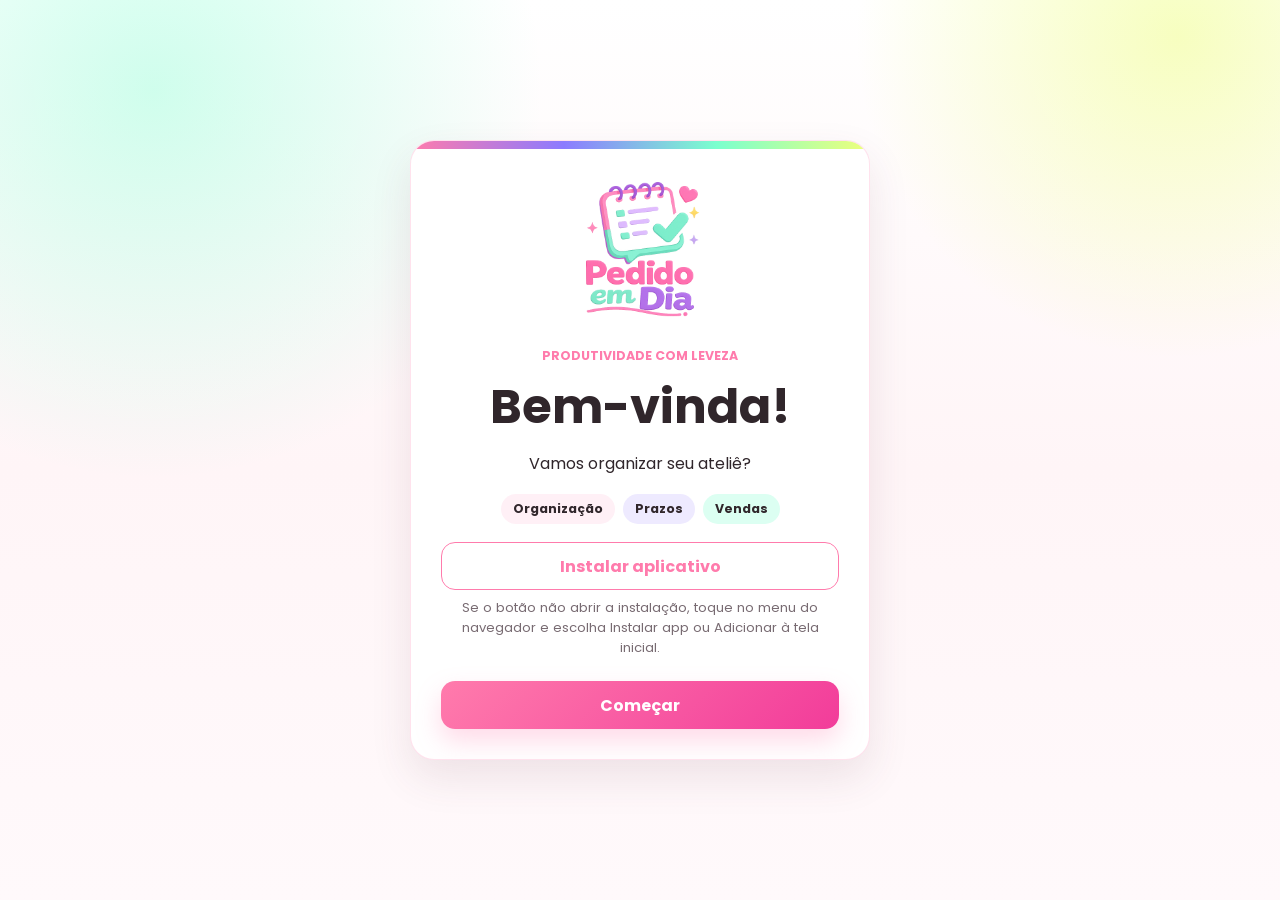
<file: index.html>
<!doctype html>
<html lang="pt-BR">
  <head>
    <meta charset="utf-8">
    <meta name="viewport" content="width=device-width, initial-scale=1">
    <meta name="theme-color" content="#FF7BAC">
    <title>Pedido em Dia</title>
    <link rel="manifest" href="manifest.json?v=60">
    <link rel="icon" href="assets/favicon.png" type="image/png">
    <link rel="apple-touch-icon" href="assets/apple-touch-icon.png">
    <meta name="apple-mobile-web-app-capable" content="yes">
    <meta name="apple-mobile-web-app-title" content="Pedido em Dia">
    <meta name="apple-mobile-web-app-status-bar-style" content="default">
    <link rel="preconnect" href="https://fonts.googleapis.com">
    <link rel="preconnect" href="https://fonts.gstatic.com" crossorigin>
    <link href="https://fonts.googleapis.com/css2?family=Poppins:wght@400;600;700&display=swap" rel="stylesheet">
    <link rel="stylesheet" href="style.css?v=60">
    <link rel="stylesheet" href="layout-fix.css?v=60">
  </head>
  <body>
    <div id="toast" class="toast" role="status" aria-live="polite"></div>

    <main id="auth" class="auth-shell">
      <section class="auth-card">
        <img src="assets/pedido-em-dia-logo.png" alt="Pedido em Dia" class="brand-logo">
        <p class="eyebrow">Produtividade com leveza</p>
        <h1 id="authTitle">Bem-vinda!</h1>
        <p id="authText">Vamos organizar seu ateliê?</p>
        <div class="brand-points" aria-label="Destaques do aplicativo">
          <span>Organização</span>
          <span>Prazos</span>
          <span>Vendas</span>
        </div>

        <div id="installPanel" class="install-panel hidden">
          <button id="installAppBtn" class="btn btn-secondary full" type="button">Instalar aplicativo</button>
          <p class="small-note">Se o botão não abrir a instalação, toque no menu do navegador e escolha Instalar app ou Adicionar à tela inicial.</p>
        </div>

        <div id="welcomePanel" class="auth-panel">
          <button id="startBtn" class="btn btn-primary full">Começar</button>
        </div>

        <form id="createPasswordForm" class="auth-panel hidden">
          <label>Nova senha
            <input id="newPassword" type="password" autocomplete="new-password" required>
          </label>
          <label>Confirmar senha
            <input id="confirmPassword" type="password" autocomplete="new-password" required>
          </label>
          <button class="btn btn-primary full" type="submit">Entrar no aplicativo</button>
        </form>

        <form id="loginForm" class="auth-panel hidden">
          <label>Senha
            <input id="loginPassword" type="password" autocomplete="current-password" required>
          </label>
          <label class="remember-option">
            <input id="rememberPassword" type="checkbox">
            <span>Lembrar minha senha neste aparelho</span>
          </label>
          <button class="btn btn-primary full" type="submit">Entrar</button>
          <button class="text-button" type="button" data-forgot-password>Esqueceu a senha? Redefinir senha</button>
          <p class="small-note">Seus dados ficam salvos neste dispositivo. Faça backup regularmente.</p>
        </form>
      </section>
    </main>

    <div id="app" class="app-shell hidden">
      <header class="topbar">
        <div>
          <img src="assets/pedido-em-dia-logo-transparent.png" alt="" class="top-logo">
          <p id="screenKicker" class="eyebrow">Meu Dia</p>
          <h2 id="screenTitle">O que fazer hoje?</h2>
        </div>
        <button id="topInstallBtn" class="top-install-btn hidden" type="button">Instalar</button>
        <button id="moreBtn" class="header-data-btn" aria-label="Abrir meus dados">Meus dados</button>
      </header>


      <section id="installReminder" class="install-reminder hidden">
        <div>
          <strong>Quer usar como aplicativo?</strong>
          <p>Salve o Pedido em Dia na tela inicial do celular para abrir mais rápido.</p>
        </div>
        <button id="installReminderBtn" class="btn btn-secondary" type="button">Instalar app</button>
        <button id="dismissInstallReminderBtn" class="icon-btn" aria-label="Fechar lembrete">×</button>
      </section>
      <section id="backupReminder" class="backup-reminder hidden">
        <div>
          <strong>Que tal proteger sua agenda?</strong>
          <p>Faz alguns dias que você não faz backup. Salve uma cópia para manter seus pedidos seguros.</p>
        </div>
        <button id="reminderBackupBtn" class="btn btn-secondary">Fazer backup</button>
        <button id="dismissReminderBtn" class="icon-btn" aria-label="Lembrar depois">×</button>
      </section>

      <section id="dayView" class="screen"></section>
      <section id="agendaView" class="screen hidden"></section>
      <section id="clientsView" class="screen hidden"></section>
      <section id="productsView" class="screen hidden"></section>
      <section id="ordersView" class="screen hidden"></section>
      <section id="productionView" class="screen hidden"></section>
      <section id="financeView" class="screen hidden"></section>
      <section id="dashboardView" class="screen hidden"></section>
      <section id="moreView" class="screen hidden"></section>
      <section id="orderFormView" class="screen hidden"></section>
      <section id="orderDetailView" class="screen hidden"></section>

      <nav class="bottom-nav" aria-label="Menu principal">
        <button data-view="day" class="nav-item active"><span>&#9728;</span>Meu Dia</button>
        <button data-view="orders" class="nav-item"><span>&#128203;</span>Pedidos</button>
        <button data-view="agenda" class="nav-item"><span>&#128197;</span>Agenda</button>
        <button data-view="clients" class="nav-item"><span>&#128100;</span>Clientes</button>
        <button data-view="products" class="nav-item"><span>&#127991;</span>Produtos</button>
        <button data-view="finance" class="nav-item"><span>&#128179;</span>Financeiro</button>
      </nav>

      <button id="fabNewOrder" class="fab" aria-label="Novo pedido">+</button>
    </div>

    <input id="restoreFile" type="file" accept="application/json,.json" class="hidden">
    <script src="db.js?v=60"></script>
    <script src="backup.js?v=60"></script>
    <script src="compat-fix.js?v=60"></script>
    <script src="script.js?v=60"></script>
  </body>
</html>
</file>
<file: style.css>
﻿:root {
  --pink: #ff7bac;
  --aqua: #7bffce;
  --lime: #eeff7b;
  --purple: #8c7bff;
  --off: #fff5f7;
  --ink: #30262b;
  --muted: #786b72;
  --line: #f0dce4;
  --danger: #ff8c98;
  --warning: #ffd98f;
  --card: #ffffff;
  --shadow: 0 18px 42px rgba(97, 57, 75, 0.11);
  --soft-shadow: 0 8px 22px rgba(97, 57, 75, 0.08);
}

* { box-sizing: border-box; }

body {
  margin: 0;
  min-height: 100vh;
  background:
    radial-gradient(circle at 12% 10%, rgba(123, 255, 206, 0.36), transparent 28%),
    radial-gradient(circle at 92% 4%, rgba(238, 255, 123, 0.48), transparent 22%),
    linear-gradient(180deg, #fff 0%, var(--off) 52%, #fff9fb 100%);
  color: var(--ink);
  font-family: Poppins, Arial, sans-serif;
}

button, input, textarea, select {
  font: inherit;
}

button {
  border: 0;
  cursor: pointer;
}

.hidden { display: none !important; }

.auth-shell {
  min-height: 100vh;
  display: grid;
  place-items: center;
  padding: 24px;
}

.auth-card {
  width: min(460px, 100%);
  position: relative;
  overflow: hidden;
  background: var(--card);
  border: 1px solid rgba(255, 123, 172, 0.22);
  border-radius: 24px;
  padding: 30px;
  box-shadow: var(--shadow);
  text-align: center;
}

.auth-card::before {
  content: "";
  position: absolute;
  inset: 0 0 auto;
  height: 8px;
  background: linear-gradient(90deg, var(--pink), var(--purple), var(--aqua), var(--lime));
}

.brand-logo {
  width: min(250px, 76%);
  height: auto;
  display: block;
  margin: 0 auto 10px;
}

.top-logo {
  width: 112px;
  height: 84px;
  object-fit: contain;
  object-position: left center;
  display: block;
  margin-bottom: 2px;
}

.eyebrow {
  color: var(--pink);
  font-size: 0.78rem;
  font-weight: 700;
  letter-spacing: 0;
  text-transform: uppercase;
  margin: 0 0 6px;
}

h1, h2, h3, p { margin-top: 0; }
h1 { font-size: clamp(2rem, 6vw, 3rem); margin-bottom: 8px; }
h2 { font-size: 1.6rem; margin-bottom: 0; }
h3 { font-size: 1rem; margin-bottom: 10px; }

.brand-points {
  display: flex;
  flex-wrap: wrap;
  justify-content: center;
  gap: 8px;
  margin-top: 18px;
}

.brand-points span {
  min-height: 30px;
  border-radius: 999px;
  padding: 6px 12px;
  background: #fff0f6;
  color: var(--ink);
  font-size: 0.78rem;
  font-weight: 700;
}

.brand-points span:nth-child(2) { background: #eeeaff; }
.brand-points span:nth-child(3) { background: #dcfff2; }

.auth-panel { margin-top: 24px; display: grid; gap: 14px; text-align: left; }

.install-panel {
  margin-top: 18px;
  display: grid;
  gap: 8px;
  text-align: center;
}

.remember-option {
  display: flex;
  align-items: center;
  gap: 10px;
  width: fit-content;
  color: var(--muted);
  font-size: 0.92rem;
  cursor: pointer;
}

.remember-option input {
  width: 18px;
  min-height: 18px;
  accent-color: var(--pink);
}

.text-button {
  border: 0;
  background: transparent;
  color: var(--purple);
  font: inherit;
  font-weight: 700;
  padding: 4px 0;
  text-align: center;
}

label {
  display: grid;
  gap: 7px;
  color: var(--ink);
  font-weight: 600;
  font-size: 0.9rem;
}

input, textarea, select {
  width: 100%;
  min-height: 48px;
  border: 1px solid var(--line);
  border-radius: 14px;
  padding: 12px 14px;
  background: #fff;
  color: var(--ink);
  outline: none;
}

textarea { min-height: 96px; resize: vertical; }
input:focus, textarea:focus, select:focus { border-color: var(--pink); box-shadow: 0 0 0 4px rgba(255, 123, 172, 0.13); }

.btn {
  min-height: 48px;
  border-radius: 14px;
  padding: 0 18px;
  font-weight: 700;
  display: inline-flex;
  align-items: center;
  justify-content: center;
  gap: 8px;
  white-space: nowrap;
}

.full { width: 100%; }
.btn-primary {
  background: linear-gradient(135deg, var(--pink), #f23c9a);
  color: #fff;
  box-shadow: 0 12px 26px rgba(255, 123, 172, 0.28);
}
.btn-secondary { background: #fff; color: var(--pink); border: 1px solid var(--pink); }
.btn-success { background: var(--aqua); color: #174333; }
.btn-danger { background: var(--danger); color: #fff; }
.btn-soft { background: #fff0f6; color: var(--pink); }

.small-note { color: var(--muted); font-size: 0.82rem; line-height: 1.5; margin-bottom: 0; }

.app-shell {
  width: min(1200px, 100%);
  margin: 0 auto;
  min-height: 100vh;
  padding: 18px 20px 104px;
}

.topbar {
  position: sticky;
  top: 0;
  z-index: 6;
  display: flex;
  justify-content: space-between;
  align-items: flex-start;
  gap: 16px;
  padding: 8px 0 14px;
  background: rgba(255, 245, 247, 0.88);
  backdrop-filter: blur(10px);
}


.top-install-btn {
  border: 0;
  border-radius: 999px;
  background: linear-gradient(135deg, var(--pink), var(--purple));
  color: #fff;
  padding: 10px 14px;
  font-weight: 800;
  font-size: 0.82rem;
  box-shadow: 0 10px 22px rgba(255, 123, 172, 0.28);
  white-space: nowrap;
}
.icon-btn {
  width: 48px;
  height: 48px;
  border-radius: 14px;
  background: #fff;
  color: var(--ink);
  box-shadow: var(--soft-shadow);
  font-size: 1.35rem;
}

.header-data-btn {
  min-height: 48px;
  border-radius: 18px;
  padding: 0 16px;
  background: #fff;
  color: var(--pink);
  font-weight: 800;
  box-shadow: var(--soft-shadow);
  white-space: nowrap;
}

.screen { display: grid; gap: 16px; }
.grid { display: grid; gap: 16px; }
.grid.two { grid-template-columns: repeat(2, minmax(0, 1fr)); }
.grid.three { grid-template-columns: repeat(3, minmax(0, 1fr)); }

.detail-grid > div {
  display: grid;
  gap: 5px;
  align-content: start;
}

.detail-grid strong {
  display: block;
  line-height: 1.35;
}

.finance-list {
  display: grid;
  gap: 14px;
  margin-top: 16px;
}

.finance-filter {
  margin-bottom: 16px;
}

.finance-filter label {
  margin: 0;
}

.finance-card {
  display: grid;
  gap: 14px;
}

.finance-values {
  display: grid;
  grid-template-columns: repeat(3, minmax(0, 1fr));
  gap: 10px;
}

.finance-values span {
  display: grid;
  gap: 4px;
  min-width: 0;
  border-radius: 14px;
  background: #fff7fb;
  padding: 10px;
  color: var(--muted);
}

.finance-values strong {
  color: var(--ink);
  font-size: 0.78rem;
}
.day-heading {
  color: #7a346b;
  font-size: 1.55rem;
  margin-bottom: 0;
}

.day-summary {
  grid-template-columns: repeat(2, minmax(0, 1fr));
  gap: 12px;
  max-width: 760px;
}

.card {
  background: var(--card);
  border: 1px solid rgba(240, 220, 228, 0.86);
  border-radius: 16px;
  padding: 20px;
  box-shadow: var(--shadow);
}

.summary-card {
  display: grid;
  gap: 5px;
  min-height: 112px;
  border-top: 5px solid var(--pink);
  container-type: inline-size;
  min-width: 0;
}

.day-square {
  aspect-ratio: 1 / 1;
  min-height: 0;
  align-content: space-between;
  border: 0;
  border-top: 0;
  border-radius: 18px;
  padding: 16px;
  box-shadow: 0 18px 34px rgba(97, 57, 75, 0.08);
}

.day-wide {
  grid-column: 1 / -1;
  border: 0;
  border-top: 0;
  border-radius: 18px;
  background: linear-gradient(135deg, #eeeaff, #fff);
}

.day-summary .summary-card:nth-child(1) { background: linear-gradient(135deg, #ffd8e4, #fff0f6); }
.day-summary .summary-card:nth-child(2) { background: linear-gradient(135deg, #ffe8f2, #fff9fc); }
.day-summary .summary-card:nth-child(3) { background: linear-gradient(135deg, #fff6c9, #fffaf0); }
.day-summary .summary-card:nth-child(4) { background: linear-gradient(135deg, #dcfff2, #fff); }

.summary-title {
  display: flex;
  align-items: center;
  gap: 8px;
}

.summary-icon {
  width: 40px;
  height: 40px;
  border-radius: 999px;
  display: inline-grid;
  place-items: center;
  background: rgba(255, 255, 255, 0.72);
  font-size: 1.35rem;
}

.summary-card:nth-child(2) { border-top-color: var(--aqua); }
.summary-card:nth-child(3) { border-top-color: var(--purple); }
.summary-card:nth-child(4) { border-top-color: var(--lime); }
.summary-card:nth-child(5) { border-top-color: var(--pink); }
.summary-card:nth-child(6) { border-top-color: var(--purple); }

.summary-card .value {
  color: var(--ink);
}

.summary-card .value {
  max-width: 100%;
  font-size: clamp(1.05rem, 14cqw, 1.9rem);
  font-weight: 700;
  line-height: 1.05;
  overflow-wrap: anywhere;
  word-break: break-word;
}

.day-wide .value {
  font-size: clamp(1.25rem, 9cqw, 2rem);
}

.summary-card .label, .muted {
  color: var(--muted);
  font-size: 0.88rem;
}

.summary-card .label {
  color: #8b6f9f;
  font-size: 0.98rem;
  font-weight: 700;
  text-transform: uppercase;
}

.section-head {
  display: flex;
  justify-content: space-between;
  align-items: center;
  gap: 12px;
  margin-bottom: 12px;
}

.task-list, .order-list, .timeline { display: grid; gap: 10px; }

.order-filters {
  display: grid;
  grid-template-columns: minmax(0, 1.35fr) minmax(220px, 0.65fr);
  gap: 14px;
  align-items: end;
}

.task, .order-row, .timeline-row {
  border: 1px solid var(--line);
  border-radius: 14px;
  padding: 14px;
  background: #fff;
  display: grid;
  gap: 5px;
}

.task strong {
  padding-left: 8px;
}

.order-row {
  grid-template-columns: minmax(0, 1fr) auto;
  align-items: center;
  text-align: left;
  border-left-width: 6px;
  min-width: 0;
}

.order-row button { text-align: left; background: transparent; padding: 0; color: inherit; }

.order-row button,
.order-row strong,
.order-row span,
.order-row small {
  min-width: 0;
  max-width: 100%;
  overflow-wrap: anywhere;
  word-break: break-word;
}

.link-panel {
  text-align: left;
  background: transparent;
  color: inherit;
  padding: 0;
}

.order-row button:hover strong,
.link-panel:hover h3 {
  color: var(--pink);
}

.day-orders {
  display: grid;
  gap: 14px;
}

.day-order-card {
  background: #fff;
  border: 1px solid rgba(240, 220, 228, 0.82);
  border-left-width: 6px;
  border-radius: 20px;
  padding: 18px;
  box-shadow: var(--shadow);
}

.day-order-main {
  width: 100%;
  display: grid;
  gap: 12px;
  text-align: left;
  background: transparent;
  color: inherit;
  padding: 0;
}

.day-order-top {
  display: flex;
  justify-content: space-between;
  gap: 12px;
  align-items: start;
  color: #806c9e;
}

.day-order-top strong {
  color: #7a346b;
  font-size: 1.18rem;
}

.day-order-chips,
.day-order-money {
  display: flex;
  flex-wrap: wrap;
  gap: 8px;
}

.day-order-chips span,
.day-order-money span {
  border-radius: 999px;
  background: #fff0f6;
  color: #7a346b;
  padding: 7px 12px;
  font-weight: 600;
}

.day-order-money span {
  background: #f5efff;
}

.day-order-main em {
  color: #806c9e;
  font-style: italic;
  line-height: 1.4;
}

.day-order-actions {
  margin-top: 16px;
}

.clients-hero {
  display: flex;
  align-items: center;
  justify-content: space-between;
  gap: 14px;
  background: linear-gradient(135deg, #fff0f6, #f3fffb);
}

.clients-hero h3 {
  color: #7a346b;
  font-size: 1.35rem;
  margin-bottom: 6px;
}

.client-form-card {
  border-color: rgba(255, 123, 172, 0.28);
}

.client-type {
  display: grid;
  gap: 10px;
  margin-bottom: 16px;
  font-weight: 700;
}

.segmented {
  display: inline-grid;
  grid-template-columns: repeat(2, minmax(0, 1fr));
  gap: 0;
  width: min(520px, 100%);
  border: 1px solid var(--pink);
  border-radius: 16px;
  overflow: hidden;
  background: #fff;
}

.segmented label {
  display: flex;
  align-items: center;
  justify-content: center;
  min-height: 46px;
  padding: 10px;
  color: var(--pink);
  cursor: pointer;
}

.segmented label:has(input:checked) {
  background: linear-gradient(135deg, var(--pink), var(--purple));
  color: #fff;
}

.segmented input {
  position: absolute;
  opacity: 0;
  pointer-events: none;
}

.client-grid {
  grid-template-columns: repeat(2, minmax(0, 1fr));
}

.client-list {
  display: grid;
  gap: 12px;
}

.client-card {
  display: flex;
  justify-content: space-between;
  gap: 12px;
  align-items: center;
  background: #fff;
  border: 1px solid var(--line);
  border-left: 6px solid var(--pink);
  border-radius: 18px;
  padding: 16px;
  box-shadow: var(--shadow);
}

.client-card strong,
.client-card span {
  display: block;
}

.client-card strong {
  color: #7a346b;
  font-size: 1.08rem;
}

.order-side {
  display: grid;
  justify-items: end;
  gap: 8px;
}

.phase-select-label {
  min-width: 190px;
  font-size: 0.72rem;
  color: var(--muted);
}

.phase-select {
  min-height: 36px;
  border-radius: 12px;
  padding: 6px 10px;
  font-size: 0.78rem;
}

.phase-send_art { border-left-color: var(--pink); background: #fff7fb; }
.phase-modify_art { border-left-color: #ff8c98; background: #fff6f7; }
.phase-waiting_art_approval { border-left-color: var(--warning); background: #fffbf0; }
.phase-printed { border-left-color: var(--purple); background: #f7f4ff; }
.phase-cutting { border-left-color: #b48cff; background: #fbf7ff; }
.phase-assembly { border-left-color: var(--aqua); background: #f3fffb; }
.phase-post { border-left-color: #63d4ff; background: #f2fbff; }
.phase-waiting_pickup { border-left-color: var(--lime); background: #fefff2; }
.phase-send_tracking { border-left-color: #3bc9a7; background: #f0fff9; }
.phase-finished { border-left-color: #36c87c; background: #f1fff7; }

.v2-hero {
  background:
    linear-gradient(135deg, rgba(255, 123, 172, 0.14), rgba(123, 255, 206, 0.2)),
    #fff;
  border-color: rgba(140, 123, 255, 0.26);
}

.v2-hero h3 {
  font-size: 1.25rem;
  margin-bottom: 8px;
}

.v2-card h3 { margin-bottom: 14px; }

.insight-list {
  display: grid;
  gap: 10px;
}

.insight-row {
  display: grid;
  grid-template-columns: minmax(0, 1fr) auto;
  gap: 12px;
  align-items: center;
  padding: 12px;
  border: 1px solid var(--line);
  border-radius: 14px;
  background: #fff;
}

.insight-row strong,
.insight-row span {
  display: block;
}

.metric {
  color: var(--ink);
  font-weight: 700;
  white-space: nowrap;
}

.backup-alert {
  border-color: rgba(255, 123, 172, 0.45);
  background: linear-gradient(135deg, #fff0f6, #fff);
}

.backup-alert p:last-child { margin-bottom: 0; }

.backup-card {
  position: relative;
  overflow: hidden;
}

.backup-number {
  width: 34px;
  height: 34px;
  border-radius: 999px;
  background: linear-gradient(135deg, var(--pink), var(--purple));
  color: #fff;
  display: inline-grid;
  place-items: center;
  font-weight: 700;
  margin-bottom: 12px;
}

.backup-date {
  font-size: 1.35rem;
  font-weight: 700;
  margin-bottom: 8px;
}

.backup-status {
  width: fit-content;
  border-radius: 999px;
  padding: 7px 11px;
  font-weight: 700;
  font-size: 0.86rem;
}

.backup-status.ok {
  background: #dcfff2;
  color: #1c674c;
}

.backup-status.warning {
  background: #fff4cd;
  color: #735100;
}

.profile-card {
  border-color: rgba(255, 123, 172, 0.22);
  box-shadow: 0 18px 46px rgba(142, 115, 255, 0.09);
}

.profile-card h3 {
  margin-bottom: 14px;
}

.notification-card {
  border-color: rgba(123, 255, 206, 0.32);
  background: linear-gradient(135deg, #fff, #effff9);
}

.notification-card .actions {
  margin-top: 12px;
}

.settings-form {
  display: grid;
  gap: 14px;
}

.settings-form .actions {
  display: grid;
  grid-template-columns: repeat(2, minmax(0, 1fr));
}

.logo-preview-row {
  display: flex;
  align-items: center;
  gap: 12px;
  padding: 12px;
  border: 1px solid var(--line);
  border-radius: 16px;
  background: linear-gradient(135deg, #fff0f6, #f8f1ff);
}

.studio-logo-preview {
  width: 62px;
  height: 62px;
  border-radius: 18px;
  object-fit: contain;
  background: #fff;
  padding: 8px;
  border: 1px solid rgba(255, 123, 172, 0.26);
}

.password-note {
  border-radius: 14px;
  padding: 12px;
  background: #fff0f6;
}

.password-field {
  display: grid;
  grid-template-columns: minmax(0, 1fr) auto;
  gap: 8px;
  align-items: center;
}

.password-field .btn {
  min-height: 42px;
  padding-inline: 14px;
}

.steps {
  margin: 0;
  padding-left: 20px;
  color: var(--muted);
  line-height: 1.65;
}

.notice-list {
  display: grid;
  gap: 8px;
}

.notice-list p {
  margin: 0;
  color: var(--muted);
}

.chip {
  min-height: 28px;
  width: fit-content;
  border-radius: 999px;
  padding: 5px 10px;
  font-size: 0.78rem;
  font-weight: 700;
  display: inline-flex;
  gap: 6px;
  align-items: center;
}

.urgent { background: #ffe5e9; color: #9d2332; }
.production { background: #fff4cd; color: #735100; }
.done { background: #dcfff2; color: #1c674c; }
.paid { background: #eeeaff; color: #5142a6; }
.pending { background: #f3e8ff; color: #6c329d; }

.bottom-nav {
  position: fixed;
  left: 50%;
  bottom: 14px;
  transform: translateX(-50%);
  width: min(720px, calc(100% - 24px));
  background: #fff;
  border: 1px solid rgba(240, 220, 228, 0.9);
  border-radius: 22px;
  box-shadow: 0 18px 50px rgba(63, 34, 47, 0.16);
  display: grid;
  grid-template-columns: repeat(6, 1fr);
  padding: 8px;
  z-index: 8;
}

.nav-item {
  min-height: 54px;
  border-radius: 16px;
  background: transparent;
  color: var(--muted);
  font-size: 0.68rem;
  font-weight: 700;
  display: grid;
  place-items: center;
  gap: 2px;
}

.nav-item span { font-size: 1.12rem; }
.nav-item.active {
  background: linear-gradient(135deg, #fff0f6, #eeeaff);
  color: var(--pink);
}

.fab {
  position: fixed;
  right: max(20px, calc((100vw - 1200px) / 2 + 20px));
  bottom: 94px;
  width: 62px;
  height: 62px;
  border-radius: 20px;
  background: linear-gradient(135deg, var(--pink), var(--purple));
  color: #fff;
  box-shadow: 0 18px 40px rgba(255, 123, 172, 0.45);
  font-size: 2rem;
  z-index: 9;
}

.form-grid {
  display: grid;
  grid-template-columns: repeat(2, minmax(0, 1fr));
  gap: 14px;
}

.payment-grid {
  margin-top: 16px;
  align-items: end;
}

.span-2 { grid-column: span 2; }

.item-actions {
  margin: 12px 0 0;
}

.order-total {
  margin-top: 16px;
  border: 1px solid rgba(123, 255, 206, 0.72);
  border-radius: 16px;
  padding: 14px 16px;
  background: linear-gradient(135deg, #dcfff2, #fff);
  display: grid;
  grid-template-columns: repeat(4, minmax(0, 1fr));
  gap: 12px;
}

.order-total div {
  display: grid;
  gap: 4px;
}

.order-total span {
  color: var(--muted);
  font-weight: 700;
}

.order-total strong {
  color: var(--ink);
  font-size: 1.08rem;
}

.order-total .final-total {
  border-left: 1px solid rgba(48, 38, 43, 0.12);
  padding-left: 12px;
}

.order-total .final-total strong {
  font-size: 1.25rem;
}

.item-card {
  border: 1px solid var(--line);
  border-radius: 14px;
  padding: 14px;
  display: grid;
  gap: 12px;
  margin-top: 8px;
}

.product-card {
  display: grid;
  grid-template-columns: minmax(0, 1fr) auto;
  gap: 12px;
  align-items: center;
}

.product-card strong,
.product-card span {
  display: block;
  min-width: 0;
  overflow-wrap: anywhere;
}

.actions {
  display: flex;
  flex-wrap: wrap;
  gap: 10px;
}

.calendar {
  display: grid;
  grid-template-columns: repeat(7, minmax(0, 1fr));
  gap: 8px;
}

.agenda-head {
  align-items: end;
}

.agenda-controls {
  display: grid;
  grid-template-columns: minmax(150px, 1fr) minmax(110px, 0.7fr);
  gap: 10px;
}

.day-cell {
  min-height: 82px;
  border-radius: 14px;
  border: 1px solid var(--line);
  background: #fff;
  padding: 8px;
  display: grid;
  align-content: start;
  gap: 5px;
  min-width: 0;
  overflow: hidden;
}

.day-cell.today {
  border-color: var(--pink);
  background: linear-gradient(180deg, #fff0f6, #fff);
}

.day-cell:has(.holiday-label) {
  border-color: rgba(255, 94, 112, 0.45);
  background: #fff5f6;
}

.holiday-label {
  display: block;
  color: #b42335;
  font-size: 0.68rem;
  font-weight: 700;
  line-height: 1.25;
  max-width: 100%;
  overflow-wrap: anywhere;
  word-break: break-word;
}

.day-cell strong,
.day-cell .muted {
  min-width: 0;
  max-width: 100%;
  overflow-wrap: anywhere;
  word-break: break-word;
}

.holiday-list {
  display: grid;
  gap: 8px;
}

.holiday-row {
  border: 1px solid #ffd8de;
  border-radius: 14px;
  padding: 10px 12px;
  display: grid;
  grid-template-columns: 150px 1fr;
  gap: 10px;
  background: #fff7f8;
}

.holiday-row strong {
  color: #b42335;
}

.print-card {
  border-color: rgba(140, 123, 255, 0.22);
}

.download-box {
  border: 1px solid rgba(123, 255, 206, 0.72);
  border-radius: 16px;
  background: linear-gradient(135deg, #dcfff2, #fff);
  padding: 14px;
  margin-bottom: 16px;
}

.download-box p {
  margin: 4px 0 12px;
}

a.btn {
  text-decoration: none;
}

.print-checklist {
  display: grid;
  gap: 16px;
}

.checklist-header {
  display: flex;
  align-items: center;
  gap: 14px;
  border-bottom: 1px solid var(--line);
  padding-bottom: 12px;
}

.checklist-header img {
  width: 82px;
  height: 82px;
  object-fit: contain;
}

.checklist-header h2 {
  margin: 0 0 4px;
}

.checklist-grid {
  display: grid;
  grid-template-columns: repeat(2, minmax(0, 1fr));
  gap: 8px 16px;
}

.checklist-grid p {
  margin: 0;
}

.print-checklist table {
  width: 100%;
  border-collapse: collapse;
  background: #fff;
}

.print-checklist th,
.print-checklist td {
  border: 1px solid #d8c9d0;
  padding: 9px;
  text-align: left;
}

.print-checklist td:first-child {
  padding-left: 18px;
}

.print-checklist th {
  background: #fff0f6;
}

.check-cell {
  width: 72px;
  height: 38px;
}
.dots { display: flex; gap: 4px; flex-wrap: wrap; }
.dot { width: 8px; height: 8px; border-radius: 999px; background: var(--pink); }

.backup-reminder {
  position: sticky;
  top: 108px;
  z-index: 5;
  background: #fff;
  border: 1px solid var(--line);
  border-radius: 16px;
  padding: 14px;
  box-shadow: var(--shadow);
  display: grid;
  grid-template-columns: 1fr auto auto;
  gap: 10px;
  align-items: center;
  margin-bottom: 16px;
}

.backup-reminder p,
.install-reminder p { margin: 2px 0 0; color: var(--muted); font-size: 0.86rem; }

.toast {
  position: fixed;
  top: 18px;
  left: 50%;
  transform: translateX(-50%) translateY(-18px);
  background: var(--ink);
  color: #fff;
  border-radius: 999px;
  padding: 12px 18px;
  opacity: 0;
  pointer-events: none;
  transition: 0.2s ease;
  z-index: 20;
  max-width: calc(100% - 30px);
}

.toast.show { opacity: 1; transform: translateX(-50%) translateY(0); }

@media (max-width: 760px) {
  .app-shell { padding-inline: 14px; }
  .grid.two, .grid.three, .form-grid, .order-filters { grid-template-columns: 1fr; }
  .settings-form .actions, .password-field { grid-template-columns: 1fr; }
  .product-card { grid-template-columns: 1fr; }
  .clients-hero, .client-card { align-items: stretch; flex-direction: column; }
  .client-grid, .segmented { grid-template-columns: 1fr; }
  .span-2 { grid-column: auto; }
  .calendar { gap: 6px; }
  .day-cell { min-height: 68px; padding: 6px 5px; font-size: 0.74rem; }
  .holiday-label {
    font-size: 0.56rem;
    line-height: 1.12;
  }
  .day-cell .muted {
    font-size: 0.62rem;
    line-height: 1.15;
  }
  .agenda-head { align-items: stretch; }
  .agenda-controls, .holiday-row { grid-template-columns: 1fr; }
  .order-row { grid-template-columns: 1fr; }
  .order-side { justify-items: start; }
  .phase-select-label { width: 100%; }
  .order-total { grid-template-columns: 1fr; }
  .order-total .final-total {
    border-left: 0;
    border-top: 1px solid rgba(48, 38, 43, 0.12);
    padding: 12px 0 0;
  }
  .backup-reminder { grid-template-columns: 1fr auto; }
  .backup-reminder .btn { grid-column: 1 / -1; }
  .nav-item { font-size: 0.64rem; }
}

@media print {
  body {
    background: #fff;
  }

  body * {
    visibility: hidden;
  }

  .print-checklist,
  .print-checklist * {
    visibility: visible;
  }

  .print-checklist {
    position: absolute;
    inset: 0;
    width: 100%;
    color: #000;
    font-family: Arial, sans-serif;
    padding: 0;
  }

  .topbar,
  .bottom-nav,
  .fab,
  .toast,
  .backup-reminder,
  .print-card .section-head {
    display: none !important;
  }

  .print-checklist table {
    page-break-inside: avoid;
  }
}
</file>
<file: layout-fix.css>
.summary-card {
  container-type: inline-size;
  min-width: 0;
}

.summary-card .value {
  max-width: 100%;
  font-size: clamp(1.05rem, 14cqw, 1.9rem);
  line-height: 1.05;
  overflow-wrap: anywhere;
  word-break: break-word;
}

.day-wide .value {
  font-size: clamp(1.25rem, 9cqw, 2rem);
}
</file>
